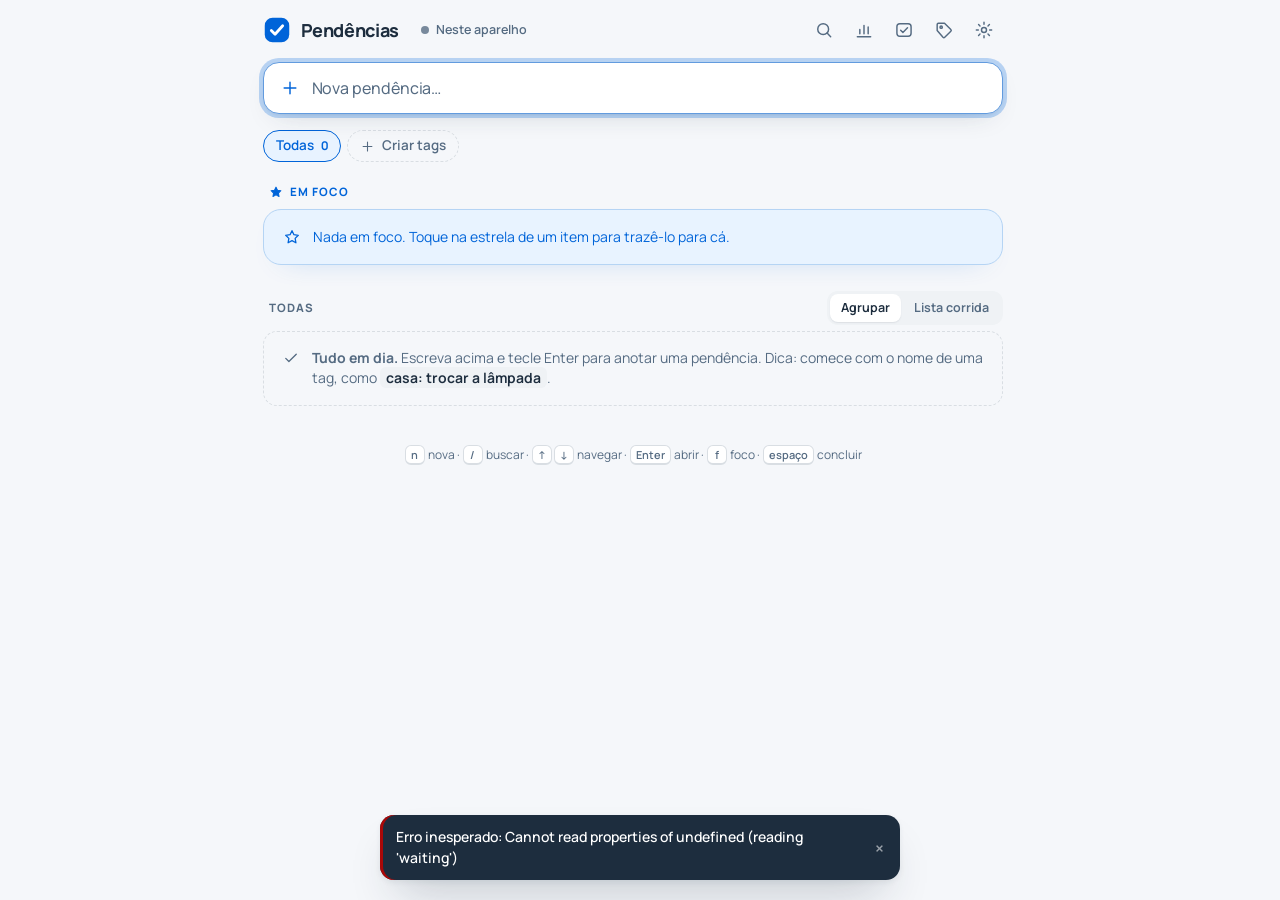
<file: index.html>
<!doctype html>
<html lang="pt-BR">
<head>
  <meta charset="utf-8">
  <meta name="viewport" content="width=device-width, initial-scale=1, viewport-fit=cover">
  <title>Pendências</title>
  <meta name="description" content="Suas pendências, num lugar só.">
  <meta name="theme-color" content="#f5f7fa" media="(prefers-color-scheme: light)">
  <meta name="theme-color" content="#1c1f24" media="(prefers-color-scheme: dark)">
  <meta name="color-scheme" content="light dark">
  <link rel="manifest" href="manifest.webmanifest">
  <link rel="icon" href="icons/icon.svg" type="image/svg+xml">
  <link rel="apple-touch-icon" href="icons/apple-touch-icon.png">
  <link rel="preload" href="fonts/manrope-var.woff2" as="font" type="font/woff2" crossorigin>
  <link rel="stylesheet" href="css/app.css">
  <script>
    // Tema antes do primeiro desenho, para não piscar.
    try {
      const t = localStorage.getItem('pend.tema');
      if (t === 'claro') document.documentElement.dataset.theme = 'light';
      if (t === 'escuro') document.documentElement.dataset.theme = 'dark';
    } catch (_) {}
  </script>
  <script type="module" src="js/app.js"></script>
</head>
<body>
  <svg width="0" height="0" style="position:absolute" aria-hidden="true">
    <defs>
      <symbol id="i-check" viewBox="0 0 24 24"><path d="M5 12.5l4.2 4.2L19 7"/></symbol>
      <symbol id="i-star" viewBox="0 0 24 24"><path d="M12 3.6l2.6 5.3 5.8.85-4.2 4.1 1 5.8L12 16.9l-5.2 2.75 1-5.8-4.2-4.1 5.8-.85z"/></symbol>
      <symbol id="i-search" viewBox="0 0 24 24"><circle cx="11" cy="11" r="6.5"/><path d="M20 20l-4.3-4.3"/></symbol>
      <symbol id="i-done" viewBox="0 0 24 24"><rect x="3.5" y="4.5" width="17" height="15" rx="3.5"/><path d="M8 12.2l2.7 2.7L16.2 9.4"/></symbol>
      <symbol id="i-tag" viewBox="0 0 24 24"><path d="M3.8 12.6V5.3c0-.8.7-1.5 1.5-1.5h7.3l7.6 7.6c.6.6.6 1.5 0 2.1l-7.3 7.3c-.6.6-1.5.6-2.1 0z"/><circle cx="8.6" cy="8.6" r="1.4"/></symbol>
      <symbol id="i-gear" viewBox="0 0 24 24"><circle cx="12" cy="12" r="3"/><path d="M12 2.8v2.4M12 18.8v2.4M21.2 12h-2.4M5.2 12H2.8M18.5 5.5l-1.7 1.7M7.2 16.8l-1.7 1.7M18.5 18.5l-1.7-1.7M7.2 7.2L5.5 5.5"/></symbol>
      <symbol id="i-note" viewBox="0 0 24 24"><path d="M5 5.5h14v10H10l-5 4z"/></symbol>
      <symbol id="i-wait" viewBox="0 0 24 24"><circle cx="12" cy="12" r="8.5"/><path d="M12 7.5V12l3 2"/></symbol>
      <symbol id="i-cal" viewBox="0 0 24 24"><rect x="4" y="5.5" width="16" height="14.5" rx="3"/><path d="M4 10h16M8.5 3.5v4M15.5 3.5v4"/></symbol>
      <symbol id="i-trash" viewBox="0 0 24 24"><path d="M4.5 7h15M10 7V4.8h4V7M6.5 7l.9 12.2c.1.8.7 1.3 1.5 1.3h6.2c.8 0 1.4-.5 1.5-1.3L17.5 7"/></symbol>
      <symbol id="i-x" viewBox="0 0 24 24"><path d="M6.5 6.5l11 11M17.5 6.5l-11 11"/></symbol>
      <symbol id="i-grip" viewBox="0 0 24 24"><circle cx="9" cy="7" r="1.2"/><circle cx="15" cy="7" r="1.2"/><circle cx="9" cy="12" r="1.2"/><circle cx="15" cy="12" r="1.2"/><circle cx="9" cy="17" r="1.2"/><circle cx="15" cy="17" r="1.2"/></symbol>
      <symbol id="i-pencil" viewBox="0 0 24 24"><path d="M15.2 5.3l3.5 3.5M5 19l1-4.3L15.9 4.8a1.6 1.6 0 012.3 0l1 1a1.6 1.6 0 010 2.3L9.3 18 5 19z"/></symbol>
      <symbol id="i-etapas" viewBox="0 0 24 24"><path d="M4 7l1.6 1.6L8.5 5.7M4 15l1.6 1.6 2.9-2.9M11.5 7.5H20M11.5 15.5H20"/></symbol>
      <symbol id="i-chart" viewBox="0 0 24 24"><path d="M4 20h16M7 16.5v-5M12 16.5V6.5M17 16.5v-8"/></symbol>
      <symbol id="i-copiar" viewBox="0 0 24 24"><rect x="8.5" y="8.5" width="11" height="11" rx="2.5"/><path d="M15.5 8.5V6.5a2 2 0 00-2-2h-7a2 2 0 00-2 2v7a2 2 0 002 2h2"/></symbol>
      <symbol id="i-chevron-up" viewBox="0 0 24 24"><path d="M6.5 14.5L12 9l5.5 5.5"/></symbol>
      <symbol id="i-plus"viewBox="0 0 24 24"><path d="M12 5v14M5 12h14"/></symbol>
      <symbol id="i-group" viewBox="0 0 24 24"><path d="M4 6h7M4 10.5h16M4 15h16M4 19.5h16" /></symbol>
      <symbol id="i-flat" viewBox="0 0 24 24"><path d="M4 6h16M4 10.5h16M4 15h16M4 19.5h16"/></symbol>
      <symbol id="i-undo" viewBox="0 0 24 24"><path d="M9 7L4.5 11.5 9 16"/><path d="M5 11.5h9.5a5 5 0 010 10H12"/></symbol>
      <symbol id="i-cloud" viewBox="0 0 24 24"><path d="M7.5 18.5h9.8a3.7 3.7 0 00.5-7.4 5.6 5.6 0 00-10.9-1.4A4.4 4.4 0 007.5 18.5z"/></symbol>
      <!-- Estilo inline com variáveis: seletores da página não alcançam o conteúdo de <use>. -->
      <symbol id="i-mark" viewBox="0 0 32 32"><rect x="2" y="2" width="28" height="28" rx="9" style="fill: var(--accent); stroke: none"/><path d="M9.5 16.5l4.3 4.3 8.7-9.6" style="stroke: var(--accent-ink); stroke-width: 3.2"/></symbol>
    </defs>
  </svg>

  <div class="app">
    <header class="topbar">
      <div class="bar">
        <a class="brand" href="./" aria-label="Pendências">
          <svg class="brand-mark" aria-hidden="true"><use href="#i-mark"/></svg>
          <span class="brand-name">Pendências</span>
        </a>
        <button class="sync" id="sync" type="button" data-state="local" title="Dados só neste aparelho">
          <span class="sync-dot"></span><span class="sync-label">Neste aparelho</span>
        </button>
        <nav class="tools" aria-label="Ferramentas">
          <button class="icon-btn" id="btn-busca" type="button" title="Buscar ( / )" aria-label="Buscar"><svg><use href="#i-search"/></svg></button>
          <button class="icon-btn" data-panel="resumo" type="button" title="Resumo" aria-label="Resumo"><svg><use href="#i-chart"/></svg></button>
          <button class="icon-btn" data-panel="concluidas" type="button" title="Concluídas" aria-label="Concluídas"><svg><use href="#i-done"/></svg></button>
          <button class="icon-btn" data-panel="tags" type="button" title="Tags" aria-label="Tags"><svg><use href="#i-tag"/></svg></button>
          <button class="icon-btn" data-panel="config" type="button" title="Configurações" aria-label="Configurações"><svg><use href="#i-gear"/></svg></button>
        </nav>
      </div>

      <!-- Um formulário por campo: com dois campos de texto e sem botão de envio no mesmo form,
           o navegador não envia ao apertar Enter (regra de "implicit submission" do HTML). -->
      <div class="capture">
        <form id="capture" autocomplete="off">
          <label class="capture-field" data-mode="nova">
            <svg class="capture-icon" aria-hidden="true"><use href="#i-plus"/></svg>
            <input id="capture-input" type="text" enterkeyhint="send" spellcheck="true"
                   placeholder="Nova pendência…" aria-label="Nova pendência">
            <kbd class="capture-kbd" aria-hidden="true">n</kbd>
          </label>
        </form>
        <form id="busca" role="search" autocomplete="off">
          <label class="capture-field" data-mode="busca" hidden>
            <svg class="capture-icon" aria-hidden="true"><use href="#i-search"/></svg>
            <input id="search-input" type="search" enterkeyhint="search"
                   placeholder="Buscar em títulos e etapas…" aria-label="Buscar">
            <button class="capture-close" id="search-close" type="button" aria-label="Fechar busca"><svg><use href="#i-x"/></svg></button>
          </label>
        </form>
      </div>
    </header>

    <main class="main" id="main">
      <div class="chips" id="chips" role="toolbar" aria-label="Filtrar por tag"></div>

      <section class="section section-focus" id="sec-foco" aria-labelledby="h-foco">
        <h2 class="section-title" id="h-foco"><svg aria-hidden="true"><use href="#i-star"/></svg>Em foco</h2>
        <div class="zone" id="foco"></div>
      </section>

      <section class="section section-all" id="sec-todas" aria-labelledby="h-todas">
        <div class="section-head">
          <h2 class="section-title" id="h-todas">Todas</h2>
          <div class="seg" id="modo" role="group" aria-label="Modo da lista">
            <button type="button" data-modo="agrupar">Agrupar</button>
            <button type="button" data-modo="corrida">Lista corrida</button>
          </div>
        </div>
        <div id="todas"></div>
      </section>

      <p class="hint" id="hint">
        <kbd>n</kbd> nova · <kbd>/</kbd> buscar · <kbd>↑</kbd><kbd>↓</kbd> navegar ·
        <kbd>Enter</kbd> abrir · <kbd>f</kbd> foco · <kbd>espaço</kbd> concluir
      </p>
    </main>
  </div>

  <dialog class="panel" id="panel" aria-labelledby="panel-title" autofocus tabindex="-1">
    <div class="panel-grab" aria-hidden="true"><span></span></div>
    <header class="panel-head">
      <h2 id="panel-title"></h2>
      <button class="icon-btn" type="button" data-close aria-label="Fechar"><svg><use href="#i-x"/></svg></button>
    </header>
    <div class="panel-body" id="panel-body"></div>
  </dialog>

  <div class="toasts" id="toasts" role="status" aria-live="polite"></div>
  <!-- Anúncios só para leitores de tela (ex.: "Etapa movida para a posição 2 de 4"). -->
  <div class="sr-only" id="anuncio" aria-live="polite" aria-atomic="true"></div>
</body>
</html>
</file>
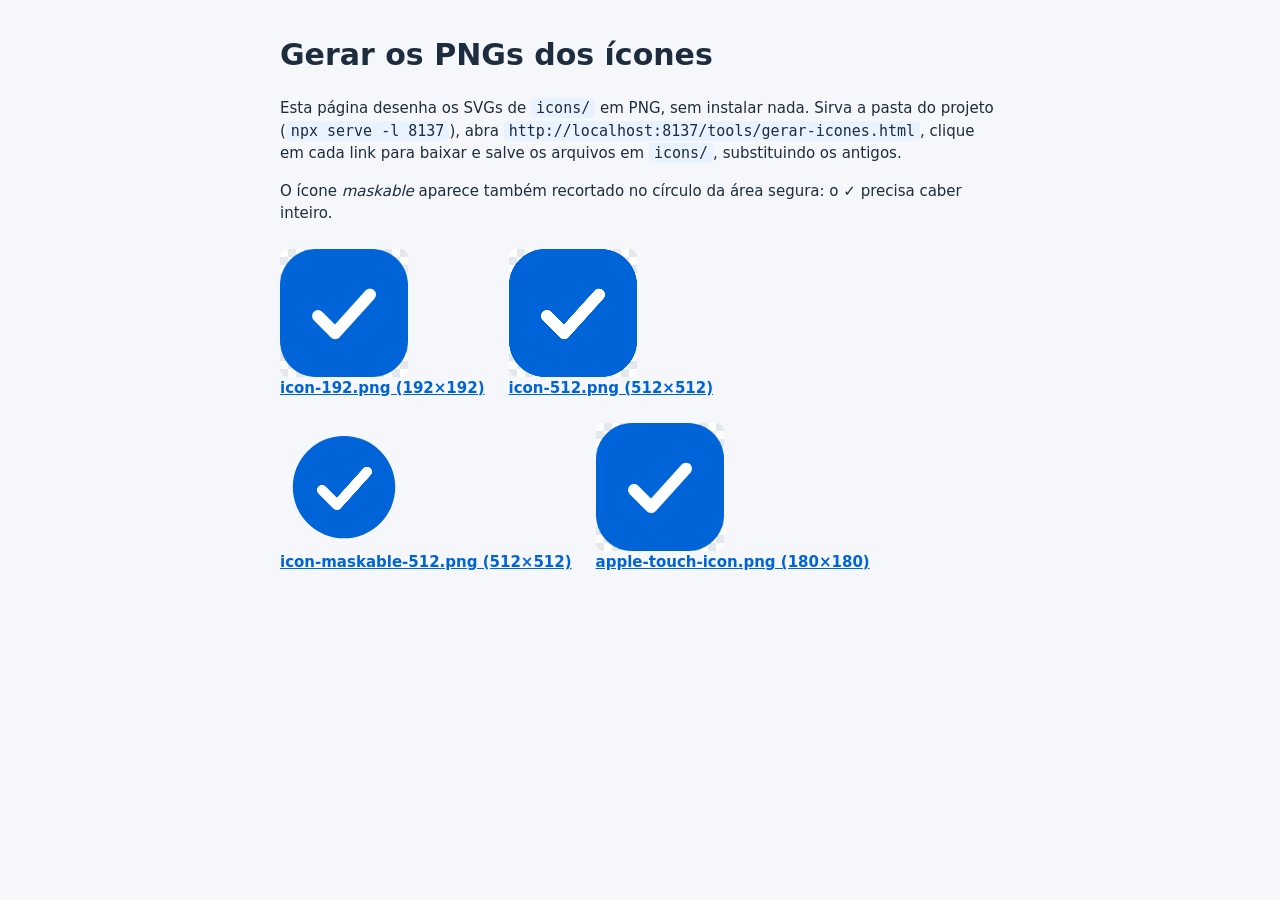
<file: tools/gerar-icones.html>
<!doctype html>
<html lang="pt-BR">
<head>
  <meta charset="utf-8">
  <meta name="viewport" content="width=device-width, initial-scale=1">
  <title>Gerar ícones do Pendências</title>
  <style>
    body { font: 15px/1.5 system-ui, sans-serif; max-width: 720px; margin: 32px auto; padding: 0 16px; color: #1d2d3e; background: #f5f7fa; }
    .icones { display: flex; flex-wrap: wrap; gap: 24px; margin-top: 24px; }
    figure { margin: 0; text-align: center; }
    canvas { display: block; width: 128px; height: 128px; background: repeating-conic-gradient(#e3e8ed 0 25%, #fff 0 50%) 0 0 / 16px 16px; border-radius: 8px; }
    .mascara canvas { clip-path: circle(40%); }
    a { color: #0064d9; font-weight: 600; }
    code { background: #e8f3ff; padding: 1px 5px; border-radius: 4px; }
  </style>
</head>
<body>
  <h1>Gerar os PNGs dos ícones</h1>
  <p>
    Esta página desenha os SVGs de <code>icons/</code> em PNG, sem instalar nada. Sirva a pasta do
    projeto (<code>npx serve -l 8137</code>), abra
    <code>http://localhost:8137/tools/gerar-icones.html</code>, clique em cada link para baixar e
    salve os arquivos em <code>icons/</code>, substituindo os antigos.
  </p>
  <p>O ícone <em>maskable</em> aparece também recortado no círculo da área segura: o ✓ precisa caber inteiro.</p>
  <div class="icones" id="icones"></div>

  <script>
    // [arquivo de origem, tamanho, nome do PNG]
    const ICONES = [
      ['../icons/icon.svg', 192, 'icon-192.png'],
      ['../icons/icon.svg', 512, 'icon-512.png'],
      ['../icons/icon-maskable.svg', 512, 'icon-maskable-512.png'],
      ['../icons/icon.svg', 180, 'apple-touch-icon.png'],
    ];

    function carregar(src) {
      return new Promise((ok, falha) => {
        const img = new Image();
        img.onload = () => ok(img);
        img.onerror = () => falha(new Error('Não foi possível carregar ' + src));
        img.src = src;
      });
    }

    // Exposto para automação: devolve { nome: dataURL } de todos os ícones.
    window.gerarIcones = async function () {
      const saida = {};
      const raiz = document.getElementById('icones');
      raiz.replaceChildren();
      for (const [src, tam, nome] of ICONES) {
        const img = await carregar(src);
        const canvas = document.createElement('canvas');
        canvas.width = canvas.height = tam;
        canvas.getContext('2d').drawImage(img, 0, 0, tam, tam);
        const url = canvas.toDataURL('image/png');
        saida[nome] = url;
        const fig = document.createElement('figure');
        if (nome.includes('maskable')) fig.className = 'mascara';
        const link = document.createElement('a');
        link.href = url;
        link.download = nome;
        link.textContent = `${nome} (${tam}×${tam})`;
        fig.append(canvas, link);
        raiz.append(fig);
      }
      return saida;
    };

    gerarIcones().catch(err => { document.body.append(err.message); });
  </script>
</body>
</html>
</file>
<file: css/app.css>
/* Pendências — estilos
   Tokens em :root (claro: "Azul limpo"), redefinidos para o escuro ("Grafite") em
   prefers-color-scheme e em [data-theme=dark]. Tabela completa em docs/DESENHO.md.
   Contraste: todo texto ≥ 4.5:1 sobre o fundo em que aparece; elementos gráficos ≥ 3:1. */

@font-face {
  font-family: 'Manrope';
  src: url('../fonts/manrope-var.woff2') format('woff2');
  font-weight: 200 800;
  font-style: normal;
  font-display: swap;
}

:root {
  color-scheme: light;
  --bg: #f5f7fa;
  --surface: #ffffff;
  --surface-2: #eff2f5;
  --surface-3: #e3e8ed;
  --line: #d9dee3;
  --line-soft: #eef0f2;
  --text: #1d2d3e;
  --text-2: #556b82;
  --muted: #556b82;      /* texto suave: #8396a8 não passa AA como texto → usa o secundário */
  --muted-ui: #78899c;   /* bordas/ícones (checkbox vazio, estrela apagada): #8396a8 → 3:1 */
  --done: #556b82;       /* concluído riscado: #8396a8 → AA */
  --accent: #0064d9;
  --accent-ink: #ffffff;
  --accent-soft: #e8f3ff;
  --ring: rgb(0 100 217 / .25);
  --focus-bg: #e8f3ff;
  --focus-line: #b5d4f4;
  --focus-ink: #0064d9;
  --focus-shadow: 0 10px 30px -22px rgb(0 100 217 / .45);
  --star: #0064d9;
  --danger: #aa0808;
  --danger-ink: #ffffff;
  --danger-soft: #fdecec;
  --warn: #b34d00;       /* prazo hoje: #c35500 dá 4.2:1 no fundo → escurecido */
  --ok-fg: #256f3a;  --ok-bg: #e7f4eb;
  --aviso-fg: #b34d00; --aviso-bg: #fff1e3;
  --espera-fg: #8a3fb0; --espera-bg: #f4ebfa;
  --sunken: #f3f5f8; --sunken-line: #e3e7ec;   /* bloco rebaixado (Etapas) */
  --mark: #ffe7a3;
  --backdrop: rgb(29 45 62 / .35);
  --toast-bg: #1d2d3e;
  --toast-ink: #ffffff;
  --toast-acao: #8cc4ff;
  --shadow-1: 0 1px 2px rgb(29 45 62 / .06), 0 1px 1px rgb(29 45 62 / .03);
  --shadow-2: 0 1px 2px rgb(29 45 62 / .06), 0 10px 28px -14px rgb(29 45 62 / .25);
  --shadow-3: 0 2px 6px rgb(29 45 62 / .08), 0 24px 48px -18px rgb(29 45 62 / .32);

  /* Tags: cor forte no texto, rótulo branco com borda tingida */
  --tag-borda: 32%;
  --c1-fg: #0064d9; --c1-bg: #ffffff;   /* azul */
  --c2-fg: #0e7c86; --c2-bg: #ffffff;   /* verde-água */
  --c3-fg: #256f3a; --c3-bg: #ffffff;   /* verde */
  --c4-fg: #5a6e12; --c4-bg: #ffffff;   /* oliva */
  --c5-fg: #c35500; --c5-bg: #ffffff;   /* laranja (era âmbar) */
  --c6-fg: #7a5230; --c6-bg: #ffffff;   /* marrom (era terracota) */
  --c7-fg: #b8336a; --c7-bg: #ffffff;   /* rosa */
  --c8-fg: #8a3fb0; --c8-bg: #ffffff;   /* violeta */
  /* Chip de tag selecionado: fundo = tinta suave da cor da tag; texto/✓/borda na cor forte.
     Verde-água e laranja escurecem um pouco só no texto do chip (AA sobre a tinta). */
  --tag-tinta: 10%; --tag-tinta-base: #ffffff; --tag-selo-tinta: #ffffff;
  --c2-chip: #0d7680; --c5-chip: #b34d00;

  --radius: 14px;
  --font: 'Manrope', ui-sans-serif, system-ui, -apple-system, 'Segoe UI', Roboto, sans-serif;
  --row-h: 34px;
  --gutter: 20px;
  --ease: cubic-bezier(.2, .8, .2, 1);
  --ease-pop: cubic-bezier(.34, 1.56, .64, 1);
}

@media (prefers-color-scheme: dark) {
  :root:not([data-theme="light"]) {
    color-scheme: dark;
    --bg: #1c1f24;
    --surface: #23272d;
    --surface-2: #2a2e35;
    --surface-3: #343941;
    --line: #2c3036;
    --line-soft: #2c3036;
    --text: #e8eaed;
    --text-2: #959ca5;   /* #8b929b dá 4.3:1 nos campos (#2a2e35) → clareado */
    --muted: #959ca5;    /* texto suave: #5d646d não passa AA como texto → usa o secundário */
    --muted-ui: #6e757e; /* bordas/ícones: #5d646d → 3:1 */
    --done: #959ca5;     /* concluído riscado: #5d646d → AA */
    --accent: #c8f169;
    --accent-ink: #1c1f24;
    --accent-soft: #2f3a1e;
    --ring: rgb(200 241 105 / .30);
    --focus-bg: #262b22;
    --focus-line: #4a5a2a;
    --focus-ink: #c8f169;
    --focus-shadow: none;
    --sunken: #1e2126; --sunken-line: #2c3036;
    --star: #c8f169;
    --danger: #ff8a80;
    --danger-ink: #1c1f24;
    --danger-soft: #3a2626;
    --warn: #ffb36b;
    --ok-fg: #8fdc9a;  --ok-bg: #2c3036;
    --aviso-fg: #ffb36b; --aviso-bg: #2c3036;
    --espera-fg: #d4a5ff; --espera-bg: #2c3036;
    --mark: #4a5a2a;
    --backdrop: rgb(0 0 0 / .55);
    --toast-bg: #e8eaed;
    --toast-ink: #1c1f24;
    --toast-acao: #0050ad;
    --shadow-1: 0 1px 2px rgb(0 0 0 / .3);
    --shadow-2: 0 1px 2px rgb(0 0 0 / .35), 0 12px 30px -14px rgb(0 0 0 / .6);
    --shadow-3: 0 2px 8px rgb(0 0 0 / .4), 0 24px 50px -16px rgb(0 0 0 / .7);
    --tag-borda: 0%;
    --c1-fg: #7fc7ff; --c1-bg: #2c3036;
    --c2-fg: #6fd6d6; --c2-bg: #2c3036;
    --c3-fg: #8fdc9a; --c3-bg: #2c3036;
    --c4-fg: #c8d97a; --c4-bg: #2c3036;
    --c5-fg: #ffb36b; --c5-bg: #2c3036;
    --c6-fg: #d9b38c; --c6-bg: #2c3036;
    --c7-fg: #ff9ec4; --c7-bg: #2c3036;
    --c8-fg: #d4a5ff; --c8-bg: #2c3036;
    --tag-tinta: 14%; --tag-tinta-base: #23272d; --tag-selo-tinta: #1c1f24;
    --c2-chip: #6fd6d6; --c5-chip: #ffb36b;
  }
}

:root[data-theme="dark"] {
  color-scheme: dark;
  --bg: #1c1f24;
  --surface: #23272d;
  --surface-2: #2a2e35;
  --surface-3: #343941;
  --line: #2c3036;
  --line-soft: #2c3036;
  --text: #e8eaed;
  --text-2: #959ca5;
  --muted: #959ca5;
  --muted-ui: #6e757e;
  --done: #959ca5;
  --accent: #c8f169;
  --accent-ink: #1c1f24;
  --accent-soft: #2f3a1e;
  --ring: rgb(200 241 105 / .30);
  --focus-bg: #262b22;
  --focus-line: #4a5a2a;
  --focus-ink: #c8f169;
  --focus-shadow: none;
  --sunken: #1e2126; --sunken-line: #2c3036;
  --star: #c8f169;
  --danger: #ff8a80;
  --danger-ink: #1c1f24;
  --danger-soft: #3a2626;
  --warn: #ffb36b;
  --ok-fg: #8fdc9a;  --ok-bg: #2c3036;
  --aviso-fg: #ffb36b; --aviso-bg: #2c3036;
  --espera-fg: #d4a5ff; --espera-bg: #2c3036;
  --mark: #4a5a2a;
  --backdrop: rgb(0 0 0 / .55);
  --toast-bg: #e8eaed;
  --toast-ink: #1c1f24;
  --toast-acao: #0050ad;
  --shadow-1: 0 1px 2px rgb(0 0 0 / .3);
  --shadow-2: 0 1px 2px rgb(0 0 0 / .35), 0 12px 30px -14px rgb(0 0 0 / .6);
  --shadow-3: 0 2px 8px rgb(0 0 0 / .4), 0 24px 50px -16px rgb(0 0 0 / .7);
  --tag-borda: 0%;
  --c1-fg: #7fc7ff; --c1-bg: #2c3036;
  --c2-fg: #6fd6d6; --c2-bg: #2c3036;
  --c3-fg: #8fdc9a; --c3-bg: #2c3036;
  --c4-fg: #c8d97a; --c4-bg: #2c3036;
  --c5-fg: #ffb36b; --c5-bg: #2c3036;
  --c6-fg: #d9b38c; --c6-bg: #2c3036;
  --c7-fg: #ff9ec4; --c7-bg: #2c3036;
  --c8-fg: #d4a5ff; --c8-bg: #2c3036;
  --tag-tinta: 14%; --tag-tinta-base: #23272d; --tag-selo-tinta: #1c1f24;
  --c2-chip: #6fd6d6; --c5-chip: #ffb36b;
}

[data-cor="c1"] { --fg: var(--c1-fg); --tbg: var(--c1-bg); }
[data-cor="c2"] { --fg: var(--c2-fg); --tbg: var(--c2-bg); --fg-chip: var(--c2-chip); }
[data-cor="c3"] { --fg: var(--c3-fg); --tbg: var(--c3-bg); }
[data-cor="c4"] { --fg: var(--c4-fg); --tbg: var(--c4-bg); }
[data-cor="c5"] { --fg: var(--c5-fg); --tbg: var(--c5-bg); --fg-chip: var(--c5-chip); }
[data-cor="c6"] { --fg: var(--c6-fg); --tbg: var(--c6-bg); }
[data-cor="c7"] { --fg: var(--c7-fg); --tbg: var(--c7-bg); }
[data-cor="c8"] { --fg: var(--c8-fg); --tbg: var(--c8-bg); }
[data-cor="nenhuma"] { --fg: var(--muted-ui); --tbg: var(--surface-2); }
[data-cor="espera"] { --fg: var(--espera-fg); --tbg: var(--espera-bg); }

/* ------------------------------------------------------------------ base */

*, *::before, *::after { box-sizing: border-box; }
html { -webkit-text-size-adjust: 100%; text-size-adjust: 100%; scrollbar-gutter: stable; }
/* Foco por teclado / rolagem automática não deixa o campo escondido sob o cabeçalho fixo
   (--altura-topo é medida pelo app.js). */
html { scroll-padding-top: calc(var(--altura-topo, 0px) + 8px); }
body {
  margin: 0;
  min-height: 100dvh;
  background: var(--bg);
  color: var(--text);
  font-family: var(--font);
  font-size: 15px;
  line-height: 1.45;
  font-optical-sizing: auto;
  -webkit-font-smoothing: antialiased;
  -moz-osx-font-smoothing: grayscale;
  -webkit-tap-highlight-color: transparent;
  overflow-x: hidden;
}
button, input, textarea, select { font: inherit; color: inherit; }
button { cursor: pointer; background: none; border: 0; padding: 0; }
button:disabled { cursor: default; }
[hidden] { display: none !important; }
:focus-visible { outline: 2px solid var(--accent); outline-offset: 2px; border-radius: 8px; }
input:focus-visible, textarea:focus-visible { outline: none; }
.num { font-variant-numeric: tabular-nums; font-feature-settings: 'tnum' 1; }
mark { background: var(--mark); color: inherit; border-radius: 3px; padding: 0 1px; }
kbd {
  display: inline-grid; place-items: center;
  min-width: 20px; height: 20px; padding: 0 5px;
  font: 600 11px/1 var(--font);
  color: var(--muted);
  background: var(--surface);
  border: 1px solid var(--line);
  border-bottom-width: 2px;
  border-radius: 6px;
}

svg {
  width: 20px; height: 20px; flex: none;
  fill: none; stroke: currentColor; stroke-width: 1.75;
  stroke-linecap: round; stroke-linejoin: round;
}
#i-grip circle { fill: currentColor; stroke: none; }

.app {
  max-width: 780px;
  margin: 0 auto;
  padding: 0 var(--gutter) calc(48px + env(safe-area-inset-bottom));
  padding-left: max(var(--gutter), env(safe-area-inset-left));
  padding-right: max(var(--gutter), env(safe-area-inset-right));
}

/* ------------------------------------------------------------------ topo */

.topbar {
  position: sticky;
  top: 0;
  z-index: 20;
  margin: 0 calc(-1 * var(--gutter));
  padding: env(safe-area-inset-top) var(--gutter) 0;
  background: color-mix(in srgb, var(--bg) 86%, transparent);
  backdrop-filter: saturate(1.4) blur(14px);
  -webkit-backdrop-filter: saturate(1.4) blur(14px);
}

.bar { display: flex; align-items: center; gap: 12px; height: 60px; }

.brand {
  display: flex; align-items: center; gap: 10px;
  color: var(--text); text-decoration: none;
  font-weight: 750; font-size: 18px; letter-spacing: -.02em;
}
.brand-mark { width: 28px; height: 28px; }
.brand-mark .mark-bg { fill: var(--accent); stroke: none; }
.brand-mark .mark-check { stroke: var(--accent-ink); stroke-width: 3.2; }

.sync {
  display: inline-flex; align-items: center; gap: 7px;
  height: 26px; padding: 0 10px;
  font-size: 12.5px; font-weight: 600; color: var(--muted);
  border-radius: 999px;
  transition: background .15s, color .15s;
}
.sync:hover { background: var(--surface-2); color: var(--text); }
.sync-dot { width: 8px; height: 8px; border-radius: 50%; background: var(--muted-ui); transition: background .2s; }
.sync[data-state="ok"] .sync-dot { background: var(--ok-fg); }
.sync[data-state="pendente"] .sync-dot { background: var(--warn); }
.sync[data-state="sincronizando"] .sync-dot { background: var(--accent); animation: pulsar 1s ease-in-out infinite; }
.sync[data-state="offline"] .sync-dot { background: transparent; box-shadow: inset 0 0 0 1.5px var(--muted-ui); }
.sync[data-state="erro"] { color: var(--danger); }
.sync[data-state="erro"] .sync-dot { background: var(--danger); }
@keyframes pulsar { 50% { transform: scale(.6); opacity: .5; } }

.tools { display: flex; gap: 2px; margin-left: auto; }
.icon-btn {
  display: inline-grid; place-items: center;
  width: 38px; height: 38px;
  color: var(--text-2);
  border-radius: 11px;
  transition: background .15s, color .15s;
}
.icon-btn:hover { background: var(--surface-2); color: var(--text); }
.icon-btn[aria-pressed="true"] { background: var(--surface-2); color: var(--accent); }
.icon-btn-sm { width: 32px; height: 32px; border-radius: 9px; }
.icon-btn-sm svg { width: 18px; height: 18px; }

/* Captura / busca */
.capture { padding: 2px 0 14px; }
.capture-field {
  display: flex; align-items: center; gap: 10px;
  height: 52px; padding: 0 12px 0 16px;
  background: var(--surface);
  border: 1px solid var(--line);
  border-radius: 16px;
  box-shadow: var(--shadow-1);
  transition: border-color .2s, box-shadow .2s;
  cursor: text;
}
.capture-field:focus-within { border-color: color-mix(in srgb, var(--accent) 55%, var(--line)); box-shadow: 0 0 0 4px var(--ring), var(--shadow-2); }
.capture-icon { color: var(--muted); width: 20px; height: 20px; transition: color .2s, transform .3s var(--ease); }
.capture-field:focus-within .capture-icon { color: var(--accent); }
.capture-field[data-mode="nova"]:focus-within .capture-icon { transform: rotate(90deg); }
.capture-field input {
  flex: 1; min-width: 0; height: 100%;
  border: 0; outline: 0; background: transparent;
  font-size: 16px; font-weight: 500; letter-spacing: -.005em;
}
.capture-field input::placeholder { color: var(--muted); font-weight: 450; }
.capture-field input::-webkit-search-cancel-button { display: none; }
.capture-field:focus-within .capture-kbd { opacity: 0; }
.capture-kbd { transition: opacity .2s; }
.capture-close { display: grid; place-items: center; width: 32px; height: 32px; border-radius: 9px; color: var(--muted); }
.capture-close:hover { background: var(--surface-2); color: var(--text); }

/* ------------------------------------------------------------------ chips */

.chips { display: flex; flex-wrap: wrap; gap: 6px; margin: 2px 0 22px; }
.chip {
  display: inline-flex; align-items: center; gap: 7px;
  height: 32px; padding: 0 12px;
  font-size: 13.5px; font-weight: 600; color: var(--text-2);
  background: var(--surface);
  border: 1px solid var(--line);
  border-radius: 999px;
  white-space: nowrap;
  transition: background .15s, color .15s, border-color .15s, transform .15s;
}
.chip:hover { border-color: var(--surface-3); color: var(--text); }
.chip:active { transform: scale(.97); }
.chip .dot { width: 8px; height: 8px; border-radius: 50%; background: var(--fg, var(--muted)); }
.chip-n { font-size: 12px; font-weight: 700; color: var(--muted); }
/* Chip ativo (filtro e tags do item): acento; a bolinha mantém a cor da tag. */
.chip[aria-pressed="true"] { background: var(--accent-soft); color: var(--accent); border-color: var(--accent); }
.chip[aria-pressed="true"] .chip-n { color: inherit; }
.chip-ghost { border-style: dashed; color: var(--muted); background: transparent; }
.chip-ghost svg { width: 15px; height: 15px; }
.chip-sm { height: 28px; padding: 0 10px; font-size: 13px; gap: 6px; }
.chip-pos {
  display: inline-grid; place-items: center; min-width: 16px; height: 16px; padding: 0 4px;
  font-size: 10.5px; font-weight: 800; border-radius: 99px;
  background: var(--accent); color: var(--accent-ink);
}

/* ------------------------------------------------------------------ seções */

.section { margin-bottom: 26px; }
.section-head { display: flex; align-items: center; justify-content: space-between; gap: 12px; margin-bottom: 6px; }
.section-title {
  display: flex; align-items: center; gap: 7px;
  margin: 0 0 8px; padding-left: 6px;
  font-size: 11.5px; font-weight: 750; letter-spacing: .1em; text-transform: uppercase;
  color: var(--muted);
}
.section-head .section-title { margin: 0; }
.section-title[data-n]:not([data-n=""])::after { content: attr(data-n); font-variant-numeric: tabular-nums; letter-spacing: 0; color: var(--muted); font-weight: 700; }
.section-focus .section-title { color: var(--focus-ink); }
.section-focus .section-title svg { width: 14px; height: 14px; fill: var(--star); stroke: var(--star); }

.section-focus .zone {
  background: var(--focus-bg);
  border: 1px solid var(--focus-line);
  border-radius: 18px;
  padding: 5px;
  box-shadow: var(--focus-shadow);
}

.seg { display: inline-flex; padding: 3px; background: var(--surface-2); border-radius: 11px; gap: 2px; }
.seg button {
  height: 28px; padding: 0 11px;
  font-size: 12.5px; font-weight: 650; color: var(--text-2);
  border-radius: 8px;
  transition: background .15s, color .15s, box-shadow .15s;
}
.seg button:hover { color: var(--text); }
.seg button[aria-pressed="true"] { background: var(--surface); color: var(--text); box-shadow: var(--shadow-1); }
.seg-full { display: flex; }
.seg-full button { flex: 1; height: 34px; font-size: 13.5px; }

/* Grupos */
.group + .group { margin-top: 10px; }
.group-head {
  display: flex; align-items: center; gap: 8px;
  padding: 6px 8px 2px;
  font-size: 12.5px; font-weight: 700; color: var(--text-2);
}
.group-head .dot { width: 8px; height: 8px; border-radius: 50%; background: var(--fg); }
.group-n { color: var(--muted); font-weight: 650; }
.group-rule { flex: 1; height: 1px; background: var(--line-soft); margin-left: 4px; }

/* ------------------------------------------------------------------ linhas */

.row {
  position: relative;
  border-radius: 11px;
  transition: background .15s, box-shadow .2s, opacity .4s, margin .25s var(--ease);
}
.line {
  display: flex; align-items: center; gap: 2px;
  min-height: var(--row-h);
  padding: 0 2px 0 2px;
  border-radius: 11px;
  user-select: none; -webkit-user-select: none;
  -webkit-touch-callout: none;
}
@media (hover: hover) {
  .row:not(.is-open):hover > .line { background: color-mix(in srgb, var(--surface-2) 80%, transparent); }
  .section-focus .row:not(.is-open):hover > .line { background: color-mix(in srgb, var(--focus-line) 35%, transparent); }
}
body.teclado .row.is-selected > .line { box-shadow: inset 0 0 0 1.5px color-mix(in srgb, var(--accent) 70%, transparent); }

.grip {
  position: absolute; left: -24px; top: 0;
  display: grid; place-items: center;
  width: 22px; height: var(--row-h);
  color: var(--muted-ui); opacity: 0;
  cursor: grab;
  transition: opacity .15s;
}
.grip svg { width: 16px; height: 16px; }
@media (hover: hover) { .row:not(.is-done):hover .grip { opacity: 1; } }
@media (hover: none) { .row .grip { display: none; } }

/* Checkbox */
.check { display: grid; place-items: center; width: 34px; height: 32px; flex: none; border-radius: 10px; }
.check-box {
  display: grid; place-items: center;
  width: 19px; height: 19px;
  border: 1.6px solid var(--muted-ui);
  border-radius: 6.5px;
  transition: background .2s, border-color .2s, transform .2s;
}
.check:hover .check-box { border-color: var(--accent); }
.check-box svg {
  width: 13px; height: 13px; stroke: var(--accent-ink); stroke-width: 3;
  stroke-dasharray: 22; stroke-dashoffset: 22;
  transition: stroke-dashoffset .28s var(--ease) .05s;
}
.is-done .check-box { background: var(--accent); border-color: var(--accent); }
.is-done .check-box svg { stroke-dashoffset: 0; }
.anim-feito .check-box { animation: pop .42s var(--ease-pop); }

/* Conteúdo */
.line-main {
  display: flex; align-items: center; gap: 8px;
  flex: 1; min-width: 0; min-height: var(--row-h);
  padding: 0 4px;
  cursor: pointer;
}
.title {
  flex: 0 1 auto; min-width: 0;
  overflow: hidden; white-space: nowrap; text-overflow: ellipsis;
  font-weight: 520; letter-spacing: -.005em;
}
.title-text {
  background: linear-gradient(currentColor, currentColor) no-repeat 0 58% / 0 1.4px;
  transition: background-size .35s var(--ease), color .3s;
}
.is-done .title-text { background-size: 100% 1.4px; color: var(--done); }
.line-tags { display: flex; gap: 4px; flex: none; }
/* Bolinhas de tag: só no celular compacto (≤ 600 px); no desktop vale o rótulo escrito. */
.line-dots { display: none; gap: 3px; flex: none; }
.line-dot { width: 9px; height: 9px; border-radius: 50%; background: var(--fg); }
.so-celular { display: none; }
.line-tags:empty { display: none; }
.tag {
  display: inline-flex; align-items: center;
  height: 20px; padding: 0 7px;
  border: 1px solid color-mix(in srgb, var(--fg, var(--muted-ui)) var(--tag-borda), transparent);
  font-size: 11.5px; font-weight: 700; letter-spacing: .005em;
  color: var(--fg, var(--text-2)); background: var(--tbg, var(--surface-2));
  border-radius: 6px;
  white-space: nowrap;
}
.tag-mais { color: var(--muted); background: var(--surface-2); }

.meta {
  display: flex; align-items: center; gap: 12px;
  margin-left: auto; padding-left: 8px;
  font-size: 12.5px; font-weight: 600; color: var(--muted);
  flex: none;
}
.meta:empty { display: none; }
.meta-item { display: inline-flex; align-items: center; gap: 4px; white-space: nowrap; }
.meta-item svg { width: 14px; height: 14px; stroke-width: 1.9; }
.meta-espera { color: var(--espera-fg); }
.meta-espera-alerta { color: var(--danger); font-weight: 700; }
.prazo-hoje { color: var(--warn); }
.prazo-vencido { color: var(--danger); }
.meta-trecho {
  max-width: 220px; overflow: hidden; text-overflow: ellipsis; white-space: nowrap;
  font-weight: 500; font-style: italic;
}

/* Estrela */
.star {
  display: grid; place-items: center;
  width: 36px; height: 32px; flex: none;
  color: var(--muted-ui);
  border-radius: 10px;
  transition: color .15s;
}
.star svg { width: 18px; height: 18px; transition: fill .2s, stroke .2s; }
.star:hover { color: var(--star); }
.star:disabled { visibility: hidden; }
.is-focus .star svg { fill: var(--star); stroke: var(--star); }
@media (hover: hover) {
  .row:not(.is-focus):not(:hover):not(.is-open) .star { color: transparent; }
  body.teclado .row.is-selected .star { color: var(--muted-ui); }
}
.anim-foco .star svg { animation: pop-estrela .5s var(--ease-pop); }

/* Item expandido. Cabeçalho: título (toque recolhe) + lápis (editar no lugar) + estrela + ⌃.
   Detalhe: ETAPAS → TAGS → Prazo/Aguardando → Excluir, com divisória fina entre seções. */
.row.is-open {
  background: var(--surface);
  box-shadow: var(--shadow-2);
  margin: 8px -6px;
  border: 1px solid var(--line);
}
.section-focus .row.is-open { margin: 6px 0; }
.row.is-open > .line { border-radius: 11px 11px 0 0; min-height: 46px; }
.row.is-open .line-main { min-height: 46px; }
.row.is-open .title { white-space: normal; font-weight: 650; line-height: 1.45; }
.row.is-open .line-tags, .row.is-open .meta { display: none; }

/* Botões do cabeçalho do item aberto */
.editar, .fechar {
  display: none; place-items: center;
  width: 36px; height: 32px; flex: none;
  color: var(--text-2);
  border-radius: 10px;
}
.editar svg { width: 17px; height: 17px; }
.fechar svg { width: 20px; height: 20px; }
.editar:hover, .fechar:hover { background: var(--surface-2); color: var(--text); }
.row.is-open:not(.is-editing) .editar, .row.is-open .fechar { display: grid; }

/* Título em edição: mesmo lugar, mesma fonte do título do cabeçalho */
.title-edit {
  display: none; flex: 1; min-width: 0;
  margin: 6px 0 6px -3px; padding: 3px 6px;
  font: inherit; font-weight: 650; line-height: 1.45; letter-spacing: -.005em;
  color: var(--text); background: var(--surface);
  border: 1px solid var(--accent); border-radius: 8px;
  box-shadow: 0 0 0 3px var(--ring);
  resize: none; overflow: hidden; outline: 0;
}
.row.is-editing .line-main { display: none; }
.row.is-editing .title-edit { display: block; }

.detail {
  padding: 0 14px 14px 40px;
  animation: abrir .26s var(--ease);
}
.d-sec { padding: 16px 0; border-top: 1px solid var(--line-soft); }
.d-sec:first-child { border-top: 0; padding-top: 4px; }
.d-sec:last-child { padding-bottom: 0; }
.d-cab { display: flex; align-items: baseline; gap: 8px; margin-bottom: 8px; }
.d-label { font-size: 11.5px; font-weight: 750; letter-spacing: .08em; text-transform: uppercase; color: var(--muted); }
.d-cont { font-size: 12px; font-weight: 700; color: var(--muted); }

/* ETAPAS: bloco rebaixado; o campo "Nova etapa" é a última linha do bloco */
.etapas { background: var(--sunken); border-radius: 10px; padding: 0 10px; }
.etapas:has(.obs-new :focus) { box-shadow: 0 0 0 3px var(--ring); }
.obs-list { list-style: none; margin: 0; padding: 0; }
.obs {
  position: relative;
  display: grid; grid-template-columns: 24px 1fr 28px; align-items: start; gap: 6px;
  padding: 7px 0;
  font-size: 14px; line-height: 1.45;
  border-bottom: 1px solid var(--sunken-line);
  /* Segurar para arrastar: sem seleção de texto nem menu de contexto (o campo em edição volta a
     permitir, abaixo em .obs-edit). */
  user-select: none; -webkit-user-select: none; -webkit-touch-callout: none;
}
/* Alça ⠿: fora da grade (absoluta), só no hover do desktop */
.obs-grip {
  position: absolute; left: -26px; top: 5px;
  display: none; place-items: center; width: 20px; height: 24px;
  color: var(--muted-ui); cursor: grab; opacity: 0; transition: opacity .15s;
}
.obs-grip svg { width: 16px; height: 16px; }
@media (hover: hover) {
  .obs-grip { display: grid; }
  .obs:hover .obs-grip { opacity: 1; }
}
/* Etapa "levantada" durante o arraste; as outras abrem espaço com animação curta */
.obs.arrastando {
  z-index: 5;
  background: var(--surface);
  border-radius: 8px;
  box-shadow: var(--shadow-3);
  border-bottom-color: transparent;
  cursor: grabbing;
}
.zona-arraste > .obs:not(.arrastando) { transition: transform .18s var(--ease); }
.obs-tipo {
  display: grid; place-items: center;
  width: 22px; height: 22px; margin-top: -1px;
  border-radius: 50%;
}
.obs-tipo svg {
  width: 16px; height: 16px; padding: 2px;
  border-radius: 50%;
  border: 1.5px solid var(--muted-ui);
  stroke: transparent; stroke-width: 3;
  transition: background .2s, border-color .2s, stroke .2s;
}
.obs-tipo:hover svg { border-color: var(--accent); }
.obs-ok .obs-tipo svg { background: var(--accent); border-color: var(--accent); stroke: var(--accent-ink); }
.obs-ok .obs-texto { color: var(--text-2); }
/* Texto da etapa: tocar edita no lugar. Padding + margem negativa = área de toque maior sem mexer
   no layout; no desktop, cursor de texto e contorno sutil no hover indicam que é editável. */
.obs-texto {
  overflow-wrap: anywhere;
  margin: -3px -6px; padding: 3px 6px;
  border-radius: 7px;
  cursor: text;
  transition: box-shadow .15s;
}
@media (hover: hover) { .obs-texto:hover { box-shadow: inset 0 0 0 1px var(--muted-ui); } }
.obs-edit {
  user-select: text; -webkit-user-select: text; -webkit-touch-callout: default; /* editar: seleção normal */
  display: block; width: auto; min-width: 0;
  margin: -3px -6px; padding: 2px 5px;
  font: inherit; line-height: inherit; color: var(--text);
  background: var(--surface);
  border: 1px solid var(--accent); border-radius: 7px;
  box-shadow: 0 0 0 3px var(--ring);
  resize: none; overflow: hidden; outline: 0;
}
.obs-x {
  display: grid; place-items: center; width: 26px; height: 22px;
  color: var(--muted-ui); border-radius: 7px; opacity: 0;
  transition: opacity .15s, background .15s;
}
.obs-x svg { width: 14px; height: 14px; }
.obs:hover .obs-x, .obs-x:focus-visible { opacity: 1; }
.obs-x:hover { background: var(--danger-soft); color: var(--danger); }
@media (hover: none) { .obs-x { opacity: 1; } }

.obs-new { display: flex; align-items: center; gap: 8px; height: 40px; cursor: text; }
.obs-new svg { width: 16px; height: 16px; color: var(--muted); flex: none; }
.obs-new input { flex: 1; min-width: 0; height: 100%; border: 0; outline: 0; background: transparent; font-size: 14.5px; color: var(--text); }
.obs-new input::placeholder { color: var(--muted); }

/* COMENTÁRIOS: campo de várias linhas (cresce até ~8 linhas e depois rola) + lista, mais recente
   primeiro. Texto com quebras preservadas; longos recolhidos em 6 linhas com "Ver tudo". */
.cmt-novo {
  background: var(--sunken); border-radius: 10px; padding: 8px 10px 8px;
}
.cmt-novo:has(.cmt-campo:focus) { box-shadow: 0 0 0 3px var(--ring); }
.cmt-campo, .cmt-edit {
  display: block; width: 100%; min-width: 0;
  max-height: calc(8 * 1.45em + 8px); overflow-y: auto;
  padding: 4px 0;
  font: inherit; font-size: 14.5px; line-height: 1.45; color: var(--text);
  background: transparent; border: 0; outline: 0; resize: none;
}
.cmt-campo::placeholder { color: var(--muted); }
.cmt-barra { display: flex; align-items: center; justify-content: flex-end; gap: 8px; margin-top: 6px; }
.cmt-limite { margin-right: auto; font-size: 12px; font-weight: 650; color: var(--text-2); }
.cmt-limite.is-alerta { color: var(--danger); }
.cmt-dica { font-size: 12px; color: var(--muted); }
.cmt-dica kbd { margin: 0 1px; }
@media (hover: none) { .cmt-dica { display: none; } }
.cmt-adicionar:disabled { opacity: .45; cursor: default; }
.cmt-adicionar:disabled:active { transform: none; }

.cmt-lista { list-style: none; margin: 4px 0 0; padding: 0; }
.cmt { padding: 10px 0; border-bottom: 1px solid var(--line-soft); }
.cmt:last-child { border-bottom: 0; padding-bottom: 0; }
.cmt-cab { display: flex; align-items: center; justify-content: space-between; gap: 8px; min-height: 28px; }
.cmt-data { font-size: 12.5px; font-weight: 650; color: var(--text-2); }
.cmt-acoes { display: inline-flex; gap: 2px; flex: none; }
.cmt-acao {
  height: 28px; padding: 0 8px;
  font-size: 13px; font-weight: 650; color: var(--text-2);
  border-radius: 8px;
}
.cmt-acao:hover { background: var(--surface-2); color: var(--text); }
.cmt-acao-excluir:hover { background: var(--danger-soft); color: var(--danger); }
.cmt-texto {
  margin-top: 2px;
  font-size: 14.5px; line-height: 1.45; color: var(--text);
  white-space: pre-wrap; overflow-wrap: anywhere;
  display: -webkit-box; -webkit-box-orient: vertical; -webkit-line-clamp: 6; line-clamp: 6;
  overflow: hidden;
}
.cmt-texto.is-aberto { display: block; -webkit-line-clamp: unset; line-clamp: none; overflow: visible; }
.cmt-link { color: var(--accent); text-decoration: underline; text-underline-offset: 2px; overflow-wrap: anywhere; }
.cmt-link:hover { text-decoration-thickness: 2px; }
.cmt-mais {
  margin-top: 4px; height: 28px; padding: 0 2px;
  font-size: 13px; font-weight: 700; color: var(--accent);
}
.cmt-mais:hover { text-decoration: underline; }
.cmt-mais[hidden] { display: none; }
.cmt-pe:empty { display: none; }
.cmt-pe { margin-top: 8px; }
.cmt-pe .confirm { flex-wrap: wrap; }
.cmt[data-estado="editar"] .cmt-corpo {
  margin-top: 4px; padding: 4px 8px;
  background: var(--surface); border: 1px solid var(--accent); border-radius: 8px;
  box-shadow: 0 0 0 3px var(--ring);
}
.cmt-edit { user-select: text; -webkit-user-select: text; }

/* TAGS: compactas (marcadas + "+ Tag"); a lista completa abre no lugar */
.d-tags { display: flex; flex-wrap: wrap; align-items: center; gap: 6px; }
.d-tags .chip { background: transparent; }
.tags-lista { display: flex; flex-wrap: wrap; gap: 6px; flex-basis: 100%; }
.d-tags.is-aberta > .btn { margin-top: 6px; }

/* Prazo / Aguardando e Excluir */
.d-foot { display: flex; flex-wrap: wrap; align-items: center; gap: 8px; }
.d-fim { display: flex; justify-content: flex-end; padding-top: 12px; }
.spacer { flex: 1; }
.pill-group { display: inline-flex; align-items: center; }
.pill {
  display: inline-flex; align-items: center; gap: 6px;
  height: 32px; padding: 0 11px;
  font-size: 13px; font-weight: 650; color: var(--text-2);
  border: 1px solid var(--line); border-radius: 10px;
  background: transparent;
  transition: background .15s, color .15s, border-color .15s;
  cursor: pointer;
}
.pill svg { width: 16px; height: 16px; }
.pill:hover { border-color: var(--surface-3); color: var(--text); }
.pill.is-on { background: var(--surface-2); color: var(--text); border-color: transparent; }
button.pill.is-on { background: var(--espera-bg); color: var(--espera-fg); }
.pill-rotulo { color: var(--muted); font-weight: 650; }
.pill input[type="date"] {
  border: 0; outline: 0; background: transparent; color: inherit;
  font-size: 13px; font-weight: 650; font-variant-numeric: tabular-nums;
  min-width: 0; padding: 0;
}
.pill:not(.is-on) input[type="date"]::-webkit-datetime-edit { color: var(--muted); }
.pill input[type="date"]::-webkit-calendar-picker-indicator { opacity: .5; cursor: pointer; margin-left: 2px; }
.pill-x { display: grid; place-items: center; width: 26px; height: 26px; margin-left: 2px; border-radius: 8px; color: var(--muted); }
.pill-x svg { width: 14px; height: 14px; }
.pill-x:hover { background: var(--surface-2); color: var(--text); }

.link-danger {
  display: inline-flex; align-items: center; gap: 6px;
  height: 32px; padding: 0 10px;
  font-size: 13px; font-weight: 650; color: var(--muted);
  border-radius: 10px;
}
.link-danger svg { width: 16px; height: 16px; }
.link-danger:hover { color: var(--danger); background: var(--danger-soft); }
.confirm { display: inline-flex; align-items: center; gap: 8px; font-size: 13.5px; font-weight: 600; animation: surgir .2s var(--ease); }

/* Botões */
.btn {
  display: inline-flex; align-items: center; justify-content: center; gap: 6px;
  height: 38px; padding: 0 14px;
  font-size: 14px; font-weight: 650; color: var(--text);
  background: var(--surface-2);
  border: 1px solid var(--line);
  border-radius: 11px;
  white-space: nowrap;
  transition: background .15s, border-color .15s, transform .1s;
}
.btn:hover { background: var(--surface-3); }
.btn:active { transform: scale(.98); }
.btn svg { width: 16px; height: 16px; }
.btn-sm { height: 30px; padding: 0 11px; font-size: 13px; border-radius: 9px; }
.btn-primary { background: var(--accent); color: var(--accent-ink); border-color: transparent; }
.btn-primary:hover { background: color-mix(in srgb, var(--accent) 88%, var(--text)); }
.btn-danger { background: var(--danger); color: var(--danger-ink); border-color: transparent; }
.btn-danger:hover { background: color-mix(in srgb, var(--danger) 88%, var(--text)); }
.btn-block { width: 100%; margin-top: 12px; }

/* Estados vazios */
.empty {
  display: flex; align-items: flex-start; gap: 12px;
  padding: 16px 18px;
  font-size: 14px; color: var(--text-2);
  border: 1.5px dashed var(--line);
  border-radius: 14px;
}
.empty svg { width: 18px; height: 18px; margin-top: 1px; color: var(--muted); }
.empty em { font-style: normal; font-weight: 650; color: var(--text); background: var(--surface-2); padding: 1px 6px; border-radius: 6px; }
.section-focus .empty { border: 0; padding: 12px 14px; color: var(--focus-ink); }
.section-focus .empty svg { color: var(--star); }
.empty-erro { margin-top: 40px; border-color: var(--danger); color: var(--danger); }

.hint { margin: 36px 0 0; text-align: center; font-size: 12px; color: var(--muted); line-height: 2.2; }
.hint kbd { margin: 0 1px; }
@media (hover: none), (max-width: 640px) { .hint { display: none; } }

/* Arraste */
.row.arrastando {
  z-index: 10;
  background: var(--surface);
  box-shadow: var(--shadow-3);
  transition: box-shadow .2s, background .2s;
  cursor: grabbing;
  opacity: 1;
}
.zona-arraste > .row:not(.arrastando),
.zona-arraste > .tag-row:not(.arrastando) { transition: transform .2s var(--ease); }
body.arrastando-algo { cursor: grabbing; user-select: none; -webkit-user-select: none; }

/* ------------------------------------------------------------------ painel */

.panel {
  position: fixed;
  inset: 0 0 0 auto;
  width: min(440px, 100vw);
  height: 100dvh; max-height: none; max-width: none;
  margin: 0; padding: 0;
  color: var(--text);
  background: var(--surface);
  border: 0; border-left: 1px solid var(--line);
  box-shadow: var(--shadow-3);
  flex-direction: column;
  overscroll-behavior: contain;
  outline: none;
}
.panel[open] { display: flex; animation: gaveta-entra .32s var(--ease); }
.panel.saindo { animation: gaveta-sai .22s ease-in forwards; }
.panel::backdrop { background: var(--backdrop); animation: fundo .3s ease; }
.panel.saindo::backdrop { animation: fundo .22s ease reverse forwards; }
.panel-grab { display: none; }
.panel-head {
  display: flex; align-items: center; justify-content: space-between;
  padding: calc(18px + env(safe-area-inset-top)) 16px 6px 24px;
}
.panel-head h2 { margin: 0; font-size: 20px; font-weight: 750; letter-spacing: -.02em; }
.panel-body { flex: 1; overflow-y: auto; padding: 6px 24px calc(32px + env(safe-area-inset-bottom)); }

.p-section { margin-top: 22px; }
.p-section:first-child { margin-top: 8px; }
.p-label { margin: 0 0 10px; font-size: 11.5px; font-weight: 750; letter-spacing: .1em; text-transform: uppercase; color: var(--muted); }
.p-intro, .p-nota { font-size: 13px; color: var(--muted); margin: 4px 0 18px; }
.p-nota { margin: 16px 0 0; }
.p-erro { margin: 8px 0 0; font-size: 13px; font-weight: 600; color: var(--danger); }
.p-vazio { display: grid; justify-items: center; gap: 6px; text-align: center; padding: 40px 12px; color: var(--text-2); }
.p-vazio svg { width: 30px; height: 30px; color: var(--muted); margin-bottom: 6px; }
.p-vazio p { margin: 0; font-size: 14px; color: var(--muted); max-width: 30ch; }

.card { padding: 14px 16px; background: var(--surface-2); border-radius: 14px; }
.card-soft { display: flex; gap: 12px; align-items: flex-start; }
.card-soft p { margin: 4px 0 0; font-size: 13.5px; color: var(--text-2); }
.card-icon { width: 22px; height: 22px; color: var(--accent); margin-top: 1px; }
.card-row { display: flex; align-items: center; justify-content: space-between; gap: 12px; font-weight: 600; }
.card-nota { margin: 8px 0 0; font-size: 13px; color: var(--muted); }
.card .btn { margin-top: 10px; }
.status { display: inline-flex; align-items: center; gap: 6px; font-size: 12.5px; font-weight: 700; padding: 3px 10px; border-radius: 99px; white-space: nowrap; }
.status::before { content: ''; width: 7px; height: 7px; border-radius: 50%; background: currentColor; }
.status-ok { color: var(--ok-fg); background: var(--ok-bg); }
.status-aviso { color: var(--aviso-fg); background: var(--aviso-bg); }
.status-neutro { color: var(--text-2); background: var(--surface); }
.status-erro { color: var(--danger); background: var(--danger-soft); }
.texto-perigo { color: var(--danger); }

/* Conexão com a planilha */
.form-conexao { display: grid; gap: 12px; margin-top: 14px; }
.campo { display: grid; gap: 5px; }
.campo-rotulo { font-size: 13px; font-weight: 650; color: var(--text-2); }
.campo-linha { display: flex; gap: 8px; }
.campo input {
  width: 100%; min-width: 0; height: 40px; padding: 0 12px;
  font-size: 14.5px; font-variant-numeric: tabular-nums;
  background: var(--surface); color: var(--text);
  border: 1px solid var(--line); border-radius: 10px; outline: 0;
  transition: border-color .15s, box-shadow .15s;
}
.campo input::placeholder { color: var(--muted); }
.campo input:focus { border-color: var(--accent); box-shadow: 0 0 0 3px var(--ring); }
.campo-linha .btn { margin: 0; height: 40px; flex: none; }
.form-conexao > .btn { justify-self: start; }
.form-conexao .card-nota { margin: 0; }

/* Confirmações inline (primeira sincronização, apagar dados) */
.card-alerta {
  margin-top: 12px; padding: 14px 16px;
  background: var(--surface); border: 1px solid var(--line); border-left: 3px solid var(--danger);
  border-radius: 12px;
  font-size: 14px; animation: surgir .2s var(--ease);
}
.card-alerta p { margin: 0; }
.botoes { display: flex; flex-wrap: wrap; gap: 8px; margin-top: 12px; }
.botoes .btn { margin: 0; }
.card .link-danger { margin-top: 10px; margin-left: -10px; }

.atalhos { display: grid; grid-template-columns: auto 1fr; gap: 8px 14px; margin: 0; font-size: 13.5px; align-items: center; }
.atalhos dt { display: flex; gap: 3px; }
.atalhos dd { margin: 0; color: var(--text-2); }
@media (hover: none) { .p-atalhos { display: none; } }

/* Concluídas */
.day + .day { margin-top: 20px; }
.done-list { list-style: none; margin: 0; padding: 0; }
.done-item { display: flex; align-items: center; gap: 10px; padding: 8px 0; border-bottom: 1px solid var(--line-soft); }
.done-item:last-child { border-bottom: 0; }
.done-check { display: grid; place-items: center; width: 19px; height: 19px; flex: none; border-radius: 6.5px; background: var(--accent); }
.done-check svg { width: 13px; height: 13px; stroke: var(--accent-ink); stroke-width: 3; }
.done-main { flex: 1; min-width: 0; display: grid; gap: 3px; }
.done-title { font-weight: 550; color: var(--text-2); overflow-wrap: anywhere; }
.done-meta { display: flex; flex-wrap: wrap; align-items: center; gap: 5px; font-size: 12px; font-weight: 600; color: var(--muted); }
.done-item { flex-wrap: wrap; }
/* Comentários do item concluído: balão + nº abre a lista só para leitura */
.done-cmt {
  display: inline-flex; align-items: center; gap: 4px; flex: none;
  height: 30px; padding: 0 9px;
  font-size: 13px; font-weight: 700; color: var(--text-2);
  border: 1px solid var(--line); border-radius: 9px;
}
.done-cmt svg { width: 15px; height: 15px; }
.done-cmt:hover { background: var(--surface-2); color: var(--text); }
.done-cmt[aria-expanded="true"] { background: var(--accent-soft); color: var(--accent); border-color: var(--accent); }
.done-cmts { flex-basis: 100%; padding: 2px 0 4px 29px; }
.cmt-leitura { margin: 0; }
.cmt-leitura .cmt { padding: 8px 0; }
.cmt-leitura .cmt-cab { min-height: 0; }
.cmt-leitura .cmt-texto { font-size: 14px; }

/* Tags */
.tag-new { display: flex; gap: 8px; }
.tag-new input {
  flex: 1; min-width: 0; height: 40px; padding: 0 12px;
  background: var(--surface-2); border: 1px solid transparent; border-radius: 11px; outline: 0;
  font-size: 15px;
  transition: border-color .15s, background .15s, box-shadow .15s;
}
.tag-new input:focus { background: var(--surface); border-color: color-mix(in srgb, var(--accent) 45%, var(--line)); box-shadow: 0 0 0 3px var(--ring); }
.tag-list { list-style: none; margin: 18px 0 0; padding: 0; }
.tag-row {
  position: relative;
  display: flex; flex-wrap: wrap; align-items: center; gap: 6px;
  min-height: 48px; padding: 4px 0;
  border-bottom: 1px solid var(--line-soft);
  background: var(--surface);
}
.tag-row:last-child { border-bottom: 0; }
.tag-row .grip { position: static; color: var(--muted-ui); height: 36px; width: 24px; touch-action: none; display: grid; }
.tag-row.arrastando { box-shadow: var(--shadow-3); border-radius: 12px; z-index: 5; }
.swatch {
  width: 22px; height: 22px; flex: none;
  border-radius: 50%;
  background: var(--fg);
  box-shadow: inset 0 0 0 3px var(--tbg);
  transition: transform .15s var(--ease-pop);
}
.swatch:hover { transform: scale(1.12); }
.tag-nome {
  flex: 1; min-width: 0; height: 36px; padding: 0 8px;
  font-size: 15px; font-weight: 600;
  border: 1px solid transparent; border-radius: 9px; background: transparent; outline: 0;
}
.tag-nome:hover { background: var(--surface-2); }
.tag-nome:focus { background: var(--surface); border-color: color-mix(in srgb, var(--accent) 45%, var(--line)); box-shadow: 0 0 0 3px var(--ring); }
.tag-uso { font-size: 12.5px; font-weight: 700; color: var(--muted); min-width: 22px; text-align: right; }
.tag-row .icon-btn:hover { color: var(--danger); background: var(--danger-soft); }
.palette { flex-basis: 100%; display: flex; flex-wrap: wrap; gap: 10px; padding: 6px 0 8px 30px; animation: surgir .2s var(--ease); }
.palette .swatch { width: 28px; height: 28px; }
.palette .swatch[aria-pressed="true"] { box-shadow: inset 0 0 0 3px var(--tbg), 0 0 0 2px var(--surface), 0 0 0 4px var(--fg); }
.tag-confirm { padding: 8px 4px; gap: 8px; font-size: 14px; font-weight: 600; }
.tag-confirm small { font-weight: 500; color: var(--muted); font-size: 13px; }

/* ------------------------------------------------------------------ avisos */

.toasts {
  position: fixed; z-index: 50;
  left: 50%; bottom: calc(20px + env(safe-area-inset-bottom));
  transform: translateX(-50%);
  display: grid; gap: 8px; justify-items: center;
  width: min(520px, calc(100vw - 24px));
  pointer-events: none;
}
.toast {
  display: flex; align-items: center; gap: 4px;
  max-width: 100%;
  padding: 6px 6px 6px 16px;
  font-size: 14px; font-weight: 550;
  color: var(--toast-ink); background: var(--toast-bg);
  border-radius: 14px;
  box-shadow: var(--shadow-3);
  pointer-events: auto;
  animation: toast-entra .32s var(--ease);
}
.toast.saindo { animation: toast-sai .2s ease-in forwards; }
.toast-msg { padding: 6px 6px 6px 0; }
.toast-acao { height: 32px; padding: 0 10px; font-weight: 750; color: var(--toast-acao); border-radius: 9px; white-space: nowrap; }
.toast-acao:hover { background: color-mix(in srgb, var(--toast-ink) 10%, transparent); }
.toast-x { width: 30px; height: 32px; font-size: 18px; line-height: 1; color: color-mix(in srgb, var(--toast-ink) 55%, transparent); border-radius: 9px; }
.toast-x:hover { color: var(--toast-ink); }
.toast-erro { box-shadow: inset 3px 0 0 var(--danger), var(--shadow-3); }

/* ------------------------------------------------------------------ animações */

.anim-entrou { animation: entrar .5s var(--ease); }
.anim-entrou > .line { animation: realce 1.4s ease-out; }

@keyframes pop { 0% { transform: scale(1); } 40% { transform: scale(.82); } 75% { transform: scale(1.12); } 100% { transform: scale(1); } }
@keyframes pop-estrela { 0% { transform: scale(1) rotate(0); } 35% { transform: scale(.7) rotate(-12deg); } 70% { transform: scale(1.3) rotate(8deg); } 100% { transform: scale(1) rotate(0); } }
@keyframes entrar { from { opacity: 0; transform: translateY(-8px); } to { opacity: 1; transform: none; } }
@keyframes realce { from { background: var(--accent-soft); } to { background: transparent; } }
@keyframes abrir { from { opacity: 0; transform: translateY(-4px); } to { opacity: 1; transform: none; } }
@keyframes surgir { from { opacity: 0; } to { opacity: 1; } }
@keyframes fundo { from { opacity: 0; } to { opacity: 1; } }
@keyframes gaveta-entra { from { transform: translateX(40px); opacity: 0; } to { transform: none; opacity: 1; } }
@keyframes gaveta-sai { to { transform: translateX(40px); opacity: 0; } }
@keyframes folha-entra { from { transform: translateY(100%); } to { transform: none; } }
@keyframes folha-sai { to { transform: translateY(100%); } }
@keyframes toast-entra { from { opacity: 0; transform: translateY(12px) scale(.98); } to { opacity: 1; transform: none; } }
@keyframes toast-sai { to { opacity: 0; transform: translateY(8px) scale(.98); } }

/* ------------------------------------------------------------------ celular */

@media (max-width: 640px) {
  :root { --row-h: 48px; --gutter: 14px; }
  body { font-size: 15.5px; }
  .bar { height: 56px; gap: 6px; }
  .brand-name { font-size: 17px; }
  .sync { padding: 0 6px; }
  .sync-label { display: none; }
  .tools { gap: 0; }
  .icon-btn { width: 42px; height: 42px; }
  .capture { padding-bottom: 10px; }
  .capture-field { height: 50px; }
  .capture-kbd { display: none; }

  .chips {
    flex-wrap: nowrap; overflow-x: auto;
    margin: 4px calc(-1 * var(--gutter)) 18px;
    padding: 0 var(--gutter) 2px;
    scrollbar-width: none;
    scroll-padding: 0 var(--gutter);
  }
  .chips::-webkit-scrollbar { display: none; }
  .chip { height: 34px; }

  .line { align-items: flex-start; }
  .check, .star { height: var(--row-h); width: 40px; }
  .line-main { flex-wrap: wrap; align-content: center; row-gap: 3px; column-gap: 8px; padding: 7px 2px; }
  .title { flex: 1 1 100%; white-space: normal; display: -webkit-box; -webkit-line-clamp: 2; -webkit-box-orient: vertical; line-height: 1.35; }
  .row.is-open .title { display: block; -webkit-line-clamp: unset; line-height: 1.45; } /* aberto: título inteiro */
  .line-tags { order: 2; }
  .meta { order: 3; margin-left: 0; padding-left: 0; gap: 10px; font-size: 12px; }
  .tag { height: 19px; font-size: 11px; }
  .meta-trecho { max-width: 60vw; }

  .row.is-open { margin: 8px -4px; }
  .detail { padding: 0 12px 14px 14px; }
  .editar, .fechar { width: 44px; height: var(--row-h); }
  .fechar svg { width: 22px; height: 22px; }
  .editar svg { width: 19px; height: 19px; }
  .d-sec { padding: 20px 0; }
  .d-sec:first-child { padding-top: 6px; }
  .obs { grid-template-columns: 26px 1fr 32px; padding: 9px 0; font-size: 14.5px; }
  .obs-tipo { width: 26px; height: 26px; }
  .obs-x { width: 32px; height: 28px; margin-top: -2px; }
  .obs-new { height: 46px; }
  /* Alvo de toque confortável: o texto ocupa a altura toda da linha (≥ 44 px), sem sobrepor a
     etapa vizinha; ○ e × alinhados à primeira linha do texto. */
  .obs { padding: 0; }
  .obs-texto { margin: 0 -6px; padding: 12px 6px; }
  .obs-tipo { margin-top: 10px; }
  .obs-x { margin-top: 8px; }
  .obs-edit { margin: 8px -6px; padding: 3px 5px; }
  .pill, .link-danger, .btn-sm { height: 38px; }
  /* Comentários: todo botão novo com alvo de toque ≥ 44 × 44 px (como o resto do app) */
  .cmt-campo, .cmt-edit { font-size: 15px; }
  .cmt-texto { font-size: 15px; }
  .cmt-cab { min-height: 44px; }
  .cmt-acao { height: 44px; min-width: 44px; padding: 0 12px; }
  .cmt-mais { height: 44px; min-width: 44px; padding: 0 4px; margin-left: -4px; }
  .cmt-barra .btn-sm, .cmt-pe .btn-sm { height: 44px; min-width: 44px; padding: 0 16px; }
  .cmt-pe .confirm > span:first-child { flex-basis: 100%; } /* pergunta em cima, botões juntos embaixo */
  .cmt { padding: 6px 0 10px; }
  .done-cmt { height: 44px; min-width: 44px; padding: 0 12px; }
  .done-item [data-act="reabrir"] { height: 44px; min-width: 44px; padding: 0 14px; }
  .done-cmts { padding-left: 0; }

  /* Painel como folha de baixo */
  .panel {
    inset: auto 0 0 0;
    width: 100%; height: auto; max-height: 90dvh;
    border-left: 0; border-top: 1px solid var(--line);
    border-radius: 22px 22px 0 0;
  }
  .panel[open] { animation: folha-entra .36s var(--ease); }
  .panel.saindo { animation: folha-sai .24s ease-in forwards; }
  .panel.puxando { transition: none; animation: none; }
  .panel-grab { display: grid; place-items: center; height: 22px; touch-action: none; cursor: grab; }
  .panel-grab span { width: 40px; height: 5px; border-radius: 99px; background: var(--surface-3); }
  .panel-head { padding: 0 10px 4px 20px; touch-action: none; }
  .panel-body { padding: 4px 20px calc(28px + env(safe-area-inset-bottom)); }
  .tag-row { min-height: 54px; }
  .tag-row .grip { width: 32px; height: 44px; }
  .tag-nome { height: 42px; }
  .done-item { padding: 10px 0; }

  .toasts { bottom: calc(14px + env(safe-area-inset-bottom)); }
}

/* ------------------------------------------------------------------ celular compacto (≤ 600 px)
   Mais itens na primeira tela: bolinha de tag no lugar do rótulo, 2ª linha só com informação
   (etapas, prazo, aguardando), título um degrau menor; alvos de toque continuam ≥ 44 px. */
@media (max-width: 600px) {
  :root { --row-h: 44px; }
  .check, .star { width: 44px; }
  .line-main { padding: 5px 2px; column-gap: 7px; row-gap: 1px; align-items: flex-start; }
  .line-dots { display: inline-flex; margin-top: 5px; }
  .line-dots[hidden] { display: none; }
  .title { flex: 1 1 0; font-size: 14.5px; line-height: 1.3; }
  .line-tags { display: none; }
  .meta { flex-basis: 100%; font-size: 12px; line-height: 1.25; }
  .row.is-open .line-dots { display: none; }

  /* Cabeçalho: 5 ferramentas de 44 × 44 cabem em 360 px só com o símbolo da marca
     (o nome continua no aria-label do link). */
  .brand-name { display: none; }
  .bar { gap: 4px; }
  .icon-btn { width: 44px; height: 44px; }

  /* Respiros fixos acima da lista, mais justos (os alvos de toque não mudam) */
  .bar { height: 52px; }
  .capture { padding-bottom: 8px; }
  .capture-field { height: 46px; }
  .chips { margin-bottom: 10px; }
  .section { margin-bottom: 14px; }
  .section-title { margin-bottom: 4px; }
  .section-head { margin-bottom: 2px; }
  .section-focus .zone { padding: 2px; border-radius: 14px; }
  .seg button { height: 26px; }
  .row.is-open .title { font-size: 15px; }

  /* "Em foco" vazio: uma linha fina em vez do cartão */
  .section-focus.is-vazio { margin-bottom: 10px; }
  .section-focus.is-vazio .section-title { display: none; }
  .section-focus.is-vazio .zone { background: none; border: 0; box-shadow: none; padding: 0; }
  .section-focus.is-vazio .empty { padding: 2px 6px; gap: 6px; font-size: 13px; color: var(--muted); }
  .section-focus.is-vazio .empty svg { width: 15px; height: 15px; color: var(--star); margin-top: 1px; }
  .so-desktop { display: none; }
  .so-celular { display: inline; }
}

@media (prefers-reduced-motion: reduce) {
  *, *::before, *::after {
    animation-duration: .01ms !important;
    animation-iteration-count: 1 !important;
    transition-duration: .01ms !important;
    scroll-behavior: auto !important;
  }
}

/* Configurações → Aplicativo */
.card-row-acao { margin-top: 10px; font-size: 14px; font-weight: 600; color: var(--accent); }
.card-row-acao .btn { margin: 0; }

/* Seletores de tag (tags do item aberto e filtros por tag): a seleção fala a cor da tag,
   nunca o azul do acento. Selecionado: tinta da tag, texto/borda 1.5px na cor forte, ✓ no lugar
   da bolinha, peso 600. Não selecionado: transparente, borda neutra, texto secundário. */
.chip.chip-tag { font-weight: 500; color: var(--text-2); background: transparent; border-color: var(--line); }
.chip-tag .chip-check { display: none; width: 13px; height: 13px; stroke: var(--fg-chip, var(--fg)); stroke-width: 3; }
.chip.chip-tag[aria-pressed="true"] {
  --tinta: color-mix(in srgb, var(--fg) var(--tag-tinta), var(--tag-tinta-base));
  background: var(--tinta);
  color: var(--fg-chip, var(--fg));
  border-color: var(--fg);
  box-shadow: inset 0 0 0 .5px var(--fg); /* 1px de borda + .5px = 1.5px, sem mexer no tamanho */
  font-weight: 600;
}
.chip.chip-tag[aria-pressed="true"] .dot { display: none; }
.chip.chip-tag[aria-pressed="true"] .chip-check { display: block; }
.chip.chip-tag[aria-pressed="true"] .chip-n { color: inherit; }
.chip-tag .chip-pos { background: var(--fg); color: var(--tag-selo-tinta); }

.chip-tag .chip-icone { width: 14px; height: 14px; color: var(--fg); stroke-width: 2.2; }
.chip.chip-tag[aria-pressed="true"] .chip-icone { display: none; }

/* ------------------------------------------------------------------ Resumo / Relatório */
.panel[data-painel="resumo"] { width: min(720px, 100vw); }

.res-abas { display: flex; gap: 2px; padding: 3px; margin: 4px 0 20px; background: var(--surface-2); border-radius: 11px; }
.res-abas [role="tab"] { flex: 1; height: 38px; font-size: 14px; font-weight: 650; color: var(--text-2); border-radius: 9px; transition: background .15s, color .15s; }
.res-abas [role="tab"][aria-selected="true"] { background: var(--surface); color: var(--text); box-shadow: var(--shadow-1); }

/* 1) Números */
.res-numeros { display: grid; grid-template-columns: repeat(3, 1fr); gap: 10px; margin-bottom: 28px; }
.res-cartao {
  display: flex; flex-direction: column; align-items: flex-start; justify-content: space-between; gap: 6px;
  min-height: 86px; padding: 14px 14px 12px;
  text-align: left; background: var(--surface-2); border-radius: 14px;
  transition: box-shadow .15s;
}
.res-cartao:hover { box-shadow: inset 0 0 0 1.5px var(--muted-ui); }
.res-cartao-n { font-size: 28px; font-weight: 750; line-height: 1; color: var(--text); }
.res-cartao-r { font-size: 12.5px; font-weight: 650; line-height: 1.3; color: var(--text-2); }
.res-cartao.is-alerta { background: var(--danger-soft); }
.res-cartao.is-alerta .res-cartao-n { color: var(--danger); }

/* Blocos */
.res-bloco { margin-bottom: 28px; }
.res-vazio { margin: 0; padding: 6px 2px; font-size: 14px; color: var(--muted); }

/* 2) Abertas por tag */
.res-barras { display: grid; gap: 2px; }
.res-barra {
  display: grid; grid-template-columns: minmax(72px, 150px) 1fr auto; align-items: center; gap: 12px;
  width: 100%; min-height: 44px; padding: 8px 10px;
  text-align: left; border-radius: 10px;
}
button.res-barra:hover { background: var(--surface-2); }
.res-barra-nome { font-size: 14px; font-weight: 600; color: var(--text); overflow: hidden; text-overflow: ellipsis; white-space: nowrap; }
.res-barra-trilho { display: flex; height: 12px; overflow: hidden; background: var(--line-soft); border-radius: 6px; }
.res-barra-cheia { background: var(--fg); }
.res-barra-espera { background: color-mix(in srgb, var(--fg) 40%, var(--surface)); }
.res-barra-n { font-size: 14px; font-weight: 700; color: var(--text); white-space: nowrap; }
.res-barra-n small { font-size: 12px; font-weight: 600; color: var(--text-2); }
.res-legenda { display: flex; align-items: center; gap: 6px; margin: 10px 0 0; padding: 0 10px; font-size: 12px; color: var(--muted); }
.res-leg { display: inline-block; width: 10px; height: 10px; border-radius: 3px; }
.res-leg-cheia { background: var(--text-2); }
.res-leg-espera { margin-left: 10px; background: color-mix(in srgb, var(--text-2) 40%, var(--surface)); }
.res-nota { margin: 4px 0 0; padding: 0 10px; font-size: 12px; color: var(--muted); }

/* 3) e 4) Listas de itens */
.res-lista { list-style: none; margin: 0; padding: 0; }
.res-item {
  display: flex; align-items: center; gap: 10px;
  width: 100%; min-height: 44px; padding: 8px 10px;
  text-align: left; border-radius: 10px;
}
.res-item:hover { background: var(--surface-2); }
.res-pontos { display: inline-flex; gap: 3px; flex: none; }
.res-item-t { flex: 1; min-width: 0; font-size: 14.5px; color: var(--text); overflow-wrap: anywhere; }
.res-item-d { flex: none; font-size: 12.5px; font-weight: 650; color: var(--text-2); }
.res-item-d.is-alerta, .res-grupo-t.is-alerta { color: var(--danger); }
.res-item-d.is-hoje, .res-grupo-t.is-hoje { color: var(--warn); }
.res-grupo + .res-grupo { margin-top: 14px; }
.res-grupo-t { margin: 0 0 2px; padding: 0 10px; font-size: 13px; font-weight: 700; color: var(--text-2); }
.res-mais { margin: 2px 0 0; padding: 0 10px; font-size: 12.5px; color: var(--muted); }

/* Relatório */
.rel-filtros { display: grid; gap: 10px; margin-bottom: 16px; }
.rel-linha { display: flex; flex-wrap: wrap; gap: 6px; }
.rel-datas { display: grid; grid-template-columns: 1fr 1fr; gap: 10px; }
.rel-topo {
  display: flex; flex-wrap: wrap; align-items: center; justify-content: space-between; gap: 10px;
  margin-bottom: 18px; padding: 12px 0;
  border-top: 1px solid var(--line-soft); border-bottom: 1px solid var(--line-soft);
}
.rel-totais { margin: 0; font-size: 13.5px; color: var(--text-2); }
.rel-totais strong { color: var(--text); }
.rel-topo .rel-copiar { margin: 0; }
.rel-grupo { margin-bottom: 24px; }
.rel-grupo-t { display: flex; align-items: center; gap: 8px; margin: 0 0 8px; font-size: 16px; font-weight: 750; }
.rel-grupo-t .line-dot { width: 10px; height: 10px; }
.rel-sec + .rel-sec { margin-top: 12px; }
.rel-sec-t { margin: 0 0 2px; font-size: 11.5px; font-weight: 750; letter-spacing: .08em; text-transform: uppercase; color: var(--muted); }
.rel-lista { list-style: none; margin: 0; padding: 0; }
.rel-item { padding: 7px 0; border-bottom: 1px solid var(--line-soft); }
.rel-item:last-child { border-bottom: 0; }
.rel-item-l { display: flex; align-items: baseline; justify-content: space-between; gap: 10px; }
.rel-item-t { font-size: 14.5px; color: var(--text); overflow-wrap: anywhere; }
.rel-item-d { flex: none; font-size: 12.5px; font-weight: 600; color: var(--text-2); }
.rel-etapas { display: grid; gap: 2px; list-style: none; margin: 4px 0 2px; padding: 0 0 0 4px; font-size: 13px; color: var(--text-2); }
.rel-etapa-m { display: inline-block; width: 18px; color: var(--muted); }
.rel-etapas .is-ok .rel-etapa-m { color: var(--accent); }
/* "Incluir comentários" e os comentários do período sob cada item (ordem cronológica) */
.rel-opcao .chip-check { display: none; width: 13px; height: 13px; stroke: currentColor; stroke-width: 3; }
.rel-opcao[aria-pressed="true"] .chip-check { display: block; }
.rel-opcao-icone { width: 15px; height: 15px; }
.rel-coments { display: grid; gap: 6px; list-style: none; margin: 6px 0 2px; padding: 0 0 0 4px; font-size: 13px; color: var(--text-2); }
.rel-coments li { display: grid; grid-template-columns: auto 1fr; gap: 8px; }
.rel-coment-d { font-weight: 650; white-space: nowrap; }
.rel-coment-t { white-space: pre-wrap; overflow-wrap: anywhere; color: var(--text); }

@media (max-width: 640px) {
  /* Celular: tela cheia, com "Fechar" (×) no cabeçalho do painel */
  .panel[data-painel="resumo"] { height: 100dvh; max-height: 100dvh; border-radius: 0; border-top: 0; }
  .panel[data-painel="resumo"] .panel-grab { display: none; }
  .panel[data-painel="resumo"] .panel-head { padding-top: calc(12px + env(safe-area-inset-top)); }
  /* Alvos de toque ≥ 44 px dentro do painel */
  .res-abas [role="tab"] { height: 44px; }
  .rel-linha .chip, .rel-topo .rel-copiar { min-height: 44px; }
  .res-numeros { gap: 8px; }
  .res-cartao { min-height: 82px; padding: 12px 10px 10px; }
  .res-cartao-n { font-size: 24px; }
  .res-cartao-r { font-size: 11.5px; }
  .res-barra { grid-template-columns: 82px 1fr auto; gap: 8px; padding: 8px 6px; }
  .res-item { padding: 8px 6px; }
  .rel-item-l { flex-direction: column; gap: 1px; }
  .rel-datas { grid-template-columns: 1fr; }
}

/* Impressão (Ctrl+P → PDF): só o conteúdo do painel aberto, sem cabeçalho, abas e filtros. */
@media print {
  body { background: #fff; color: #000; }
  body > .app, .toasts, .panel-grab, .panel-head, .res-abas, .rel-filtros, .rel-copiar { display: none !important; }
  .panel, .panel[open] {
    position: static; display: block; width: auto; height: auto; max-width: none; max-height: none;
    border: 0; box-shadow: none; animation: none; background: #fff; color: #000;
  }
  .panel::backdrop { display: none; }
  .panel-body { overflow: visible; padding: 0; }
  .rel-grupo { break-inside: avoid; }
}

/* Só para leitores de tela */
.sr-only {
  position: absolute; width: 1px; height: 1px; margin: -1px; padding: 0; overflow: hidden;
  clip: rect(0 0 0 0); white-space: nowrap; border: 0;
}
</file>
